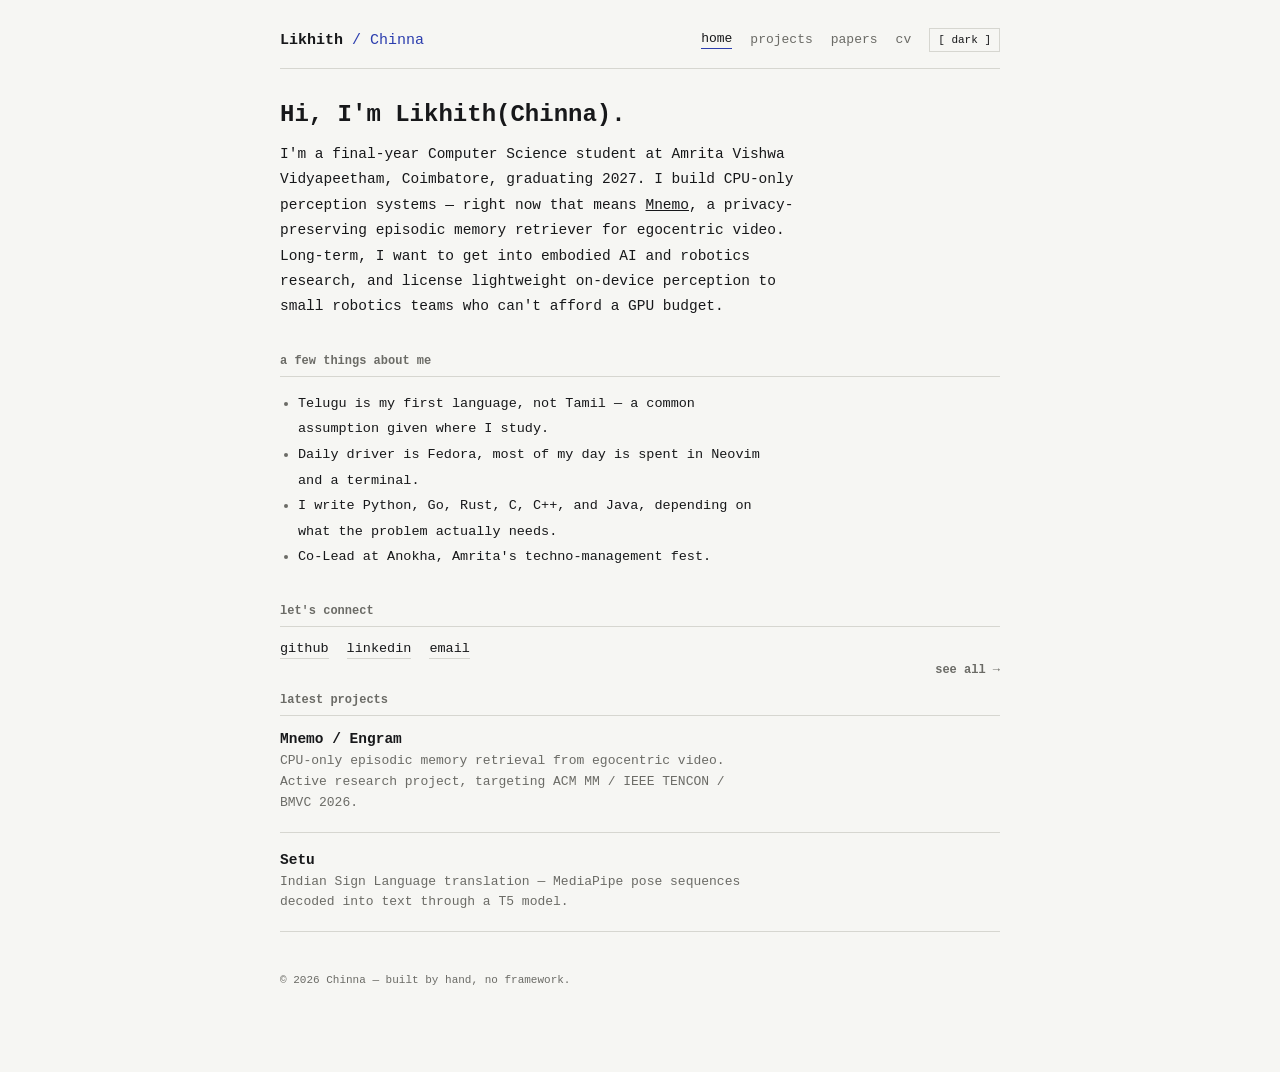
<file: index.html>
<!DOCTYPE html>
<html lang="en">
<head>
<meta charset="UTF-8">
<meta name="viewport" content="width=device-width, initial-scale=1.0">
<title>Likhith — Chinna</title>
<script src="theme.js"></script>
<link rel="stylesheet" href="styles.css">
</head>
<body>
<div class="wrap">

  <div class="nav">
    <a class="brand" href="index.html">Likhith <span>/ Chinna</span></a>
    <div class="links">
      <a href="index.html" class="active">home</a>
      <a href="projects.html">projects</a>
      <a href="papers.html">papers</a>
      <a href="cv.html">cv</a>
      <button class="toggle" id="themeToggle" aria-label="Toggle color theme">[ dark ]</button>
    </div>
  </div>

  <h1 class="hero">Hi, I'm Likhith(Chinna).</h1>
  <p class="lede">
    I'm a final-year Computer Science student at Amrita Vishwa Vidyapeetham, Coimbatore, graduating 2027.
    I build CPU-only perception systems — right now that means <a href="projects.html#mnemo">Mnemo</a>,
    a privacy-preserving episodic memory retriever for egocentric video.
    Long-term, I want to get into embodied AI and robotics research, and license lightweight on-device
    perception to small robotics teams who can't afford a GPU budget.
  </p>

  <h2 class="section">a few things about me</h2>
  <ul class="facts">
    <li>Telugu is my first language, not Tamil — a common assumption given where I study.</li>
    <li>Daily driver is Fedora, most of my day is spent in Neovim and a terminal.</li>
    <li>I write Python, Go, Rust, C, C++, and Java, depending on what the problem actually needs.</li>
    <li>Co-Lead at Anokha, Amrita's techno-management fest.</li>
  </ul>

  <h2 class="section">let's connect</h2>
  <div class="connect">
    <a href="https://github.com/slikhithreddy22" target="_blank" rel="noopener">github</a>
    <a href="https://linkedin.com/in/likhithreddys" target="_blank" rel="noopener">linkedin</a>
    <a href="mailto:slikhithreddy22@gmail.com">email</a>
  </div>

  <h2 class="section">latest projects <a class="see-all" href="projects.html">see all →</a></h2>

  <div class="latest-item">
    <a class="title" href="projects.html#mnemo">Mnemo / Engram</a>
    <p>CPU-only episodic memory retrieval from egocentric video. Active research project, targeting ACM MM / IEEE TENCON / BMVC 2026.</p>
  </div>
  <div class="latest-item">
    <a class="title" href="projects.html#setu">Setu</a>
    <p>Indian Sign Language translation — MediaPipe pose sequences decoded into text through a T5 model.</p>
  </div>

  <footer class="site">© 2026 Chinna — built by hand, no framework.</footer>
</div>

</body>
</html>
</file>
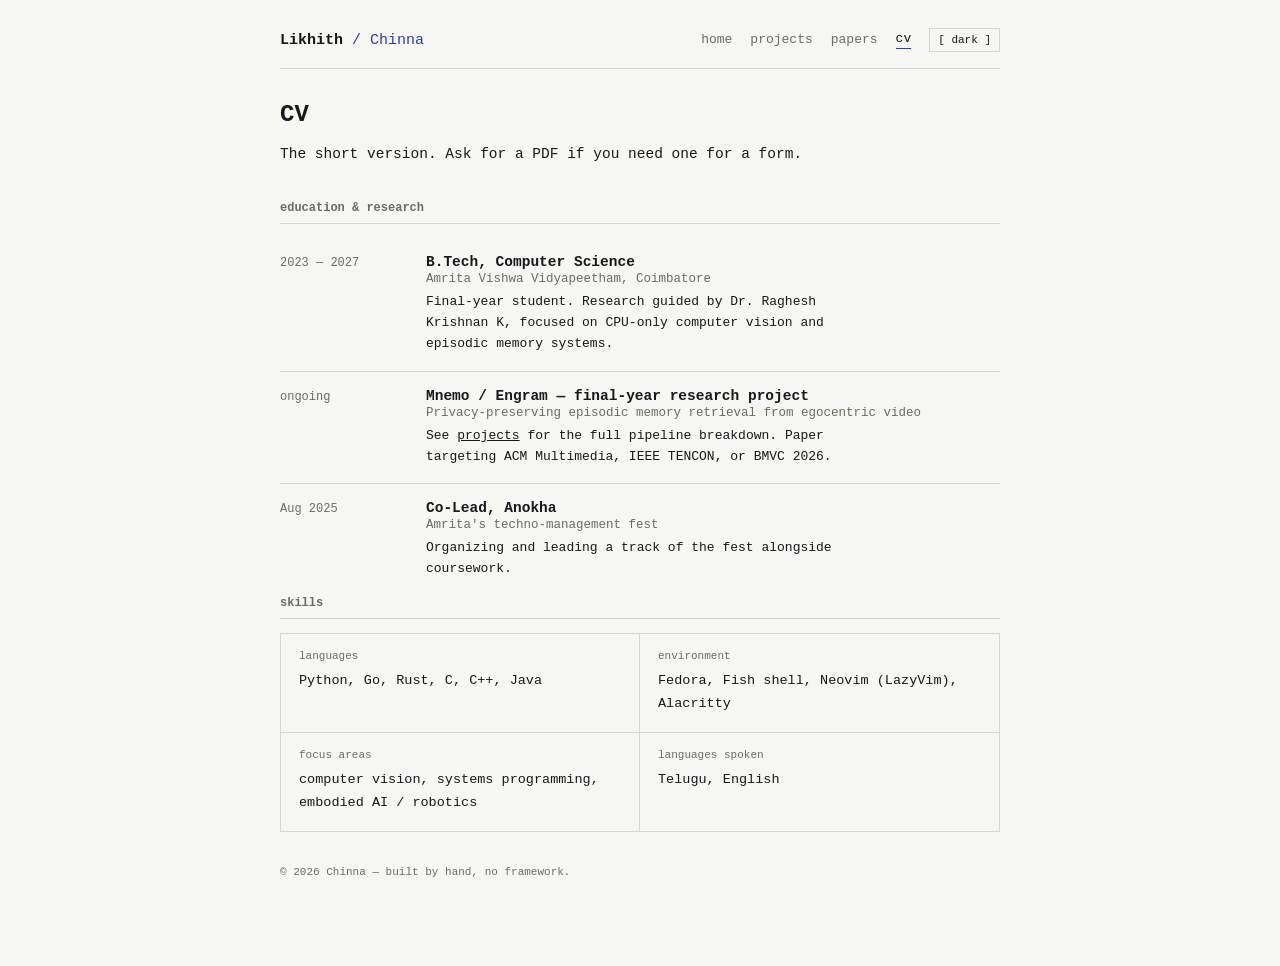
<file: cv.html>
<!DOCTYPE html>
<html lang="en">
<head>
<meta charset="UTF-8">
<meta name="viewport" content="width=device-width, initial-scale=1.0">
<title>CV — Chinna</title>
<script src="theme.js"></script>
<link rel="stylesheet" href="styles.css">
</head>
<body>
<div class="wrap">

  <div class="nav">
    <a class="brand" href="index.html">Likhith <span>/ Chinna</span></a>
    <div class="links">
      <a href="index.html">home</a>
      <a href="projects.html">projects</a>
      <a href="papers.html">papers</a>
      <a href="cv.html" class="active">cv</a>
      <button class="toggle" id="themeToggle" aria-label="Toggle color theme">[ dark ]</button>
    </div>
  </div>

  <h1 class="hero">CV</h1>
  <p class="lede">The short version. Ask for a PDF if you need one for a form.</p>

  <h2 class="section">education & research</h2>
  <div class="cellblock" style="border:none;">
    <div class="tl-item">
      <div class="when">2023 — 2027</div>
      <div class="what">
        <h3>B.Tech, Computer Science</h3>
        <div class="org">Amrita Vishwa Vidyapeetham, Coimbatore</div>
        <p>Final-year student. Research guided by Dr. Raghesh Krishnan K, focused on CPU-only
          computer vision and episodic memory systems.</p>
      </div>
    </div>
    <div class="tl-item">
      <div class="when">ongoing</div>
      <div class="what">
        <h3>Mnemo / Engram — final-year research project</h3>
        <div class="org">Privacy-preserving episodic memory retrieval from egocentric video</div>
        <p>See <a href="projects.html#mnemo">projects</a> for the full pipeline breakdown. Paper
          targeting ACM Multimedia, IEEE TENCON, or BMVC 2026.</p>
      </div>
    </div>
    <div class="tl-item">
      <div class="when">Aug 2025</div>
      <div class="what">
        <h3>Co-Lead, Anokha</h3>
        <div class="org">Amrita's techno-management fest</div>
        <p>Organizing and leading a track of the fest alongside coursework.</p>
      </div>
    </div>
  </div>

  <h2 class="section">skills</h2>
  <div class="cellblock" style="display:grid; grid-template-columns:1fr 1fr; border-top:none;">
    <div style="padding:16px 18px; border-right:1px solid var(--border); border-top:1px solid var(--border);">
      <div style="color:var(--muted); font-size:11px; margin-bottom:8px;">languages</div>
      <p style="margin:0; font-size:13.5px; line-height:1.7;">Python, Go, Rust, C, C++, Java</p>
    </div>
    <div style="padding:16px 18px; border-top:1px solid var(--border);">
      <div style="color:var(--muted); font-size:11px; margin-bottom:8px;">environment</div>
      <p style="margin:0; font-size:13.5px; line-height:1.7;">Fedora, Fish shell, Neovim (LazyVim), Alacritty</p>
    </div>
    <div style="padding:16px 18px; border-right:1px solid var(--border); border-top:1px solid var(--border);">
      <div style="color:var(--muted); font-size:11px; margin-bottom:8px;">focus areas</div>
      <p style="margin:0; font-size:13.5px; line-height:1.7;">computer vision, systems programming, embodied AI / robotics</p>
    </div>
    <div style="padding:16px 18px; border-top:1px solid var(--border);">
      <div style="color:var(--muted); font-size:11px; margin-bottom:8px;">languages spoken</div>
      <p style="margin:0; font-size:13.5px; line-height:1.7;">Telugu, English</p>
    </div>
  </div>

  <footer class="site">© 2026 Chinna — built by hand, no framework.</footer>
</div>

</body>
</html>
</file>
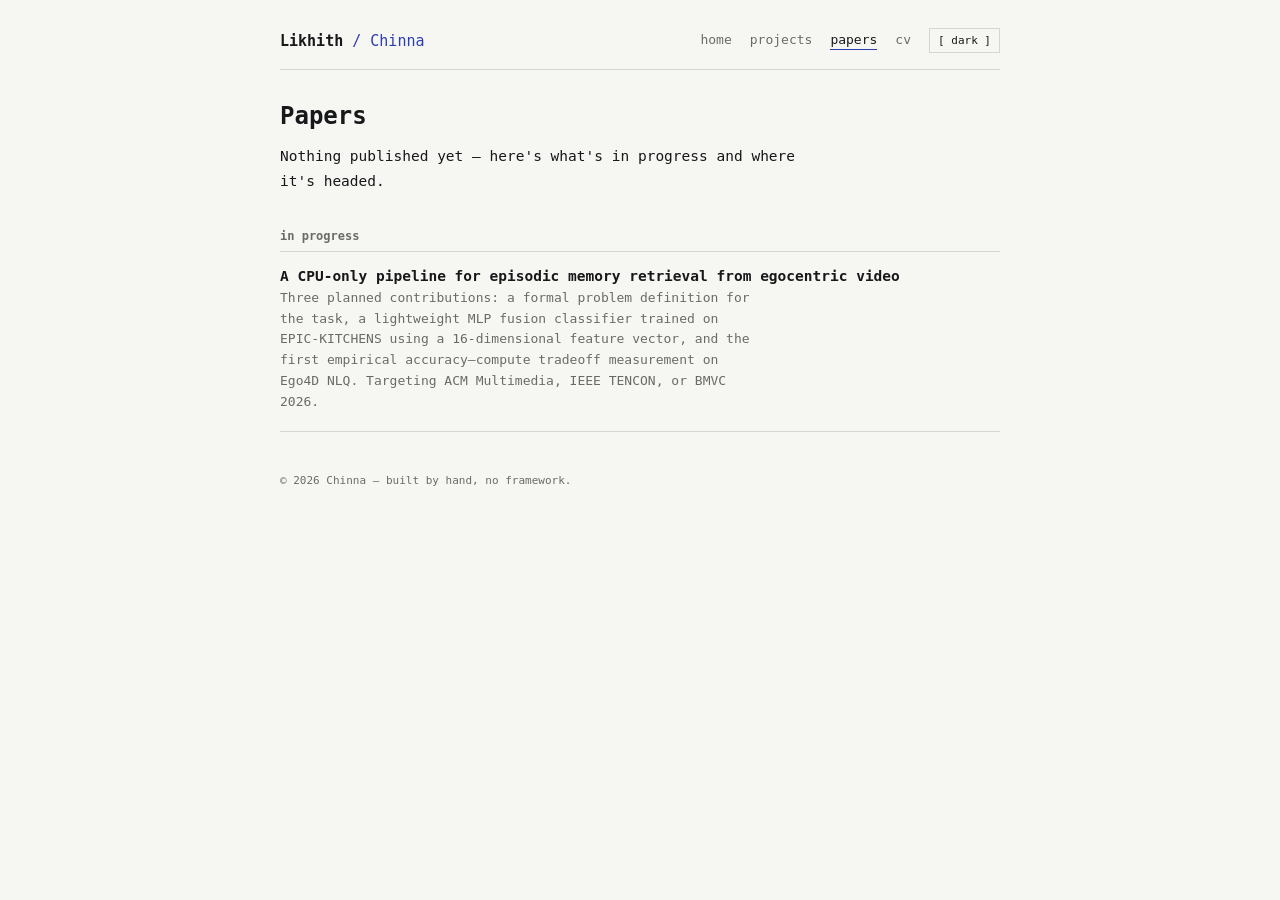
<file: papers.html>
<!DOCTYPE html>
<html lang="en">
<head>
<meta charset="UTF-8">
<meta name="viewport" content="width=device-width, initial-scale=1.0">
<title>Papers — Chinna</title>
<script src="theme.js"></script>
<link rel="stylesheet" href="styles.css">
</head>
<body>
<div class="wrap">

  <div class="nav">
    <a class="brand" href="index.html">Likhith <span>/ Chinna</span></a>
    <div class="links">
      <a href="index.html">home</a>
      <a href="projects.html">projects</a>
      <a href="papers.html" class="active">papers</a>
      <a href="cv.html">cv</a>
      <button class="toggle" id="themeToggle" aria-label="Toggle color theme">[ dark ]</button>
    </div>
  </div>

  <h1 class="hero">Papers</h1>
  <p class="lede">Nothing published yet — here's what's in progress and where it's headed.</p>

  <h2 class="section">in progress</h2>

  <div class="latest-item">
    <a class="title" href="projects.html#mnemo">A CPU-only pipeline for episodic memory retrieval from egocentric video</a>
    <p>Three planned contributions: a formal problem definition for the task, a lightweight MLP
      fusion classifier trained on EPIC-KITCHENS using a 16-dimensional feature vector, and the
      first empirical accuracy–compute tradeoff measurement on Ego4D NLQ. Targeting ACM
      Multimedia, IEEE TENCON, or BMVC 2026.</p>
  </div>

  <footer class="site">© 2026 Chinna — built by hand, no framework.</footer>
</div>

</body>
</html>
</file>
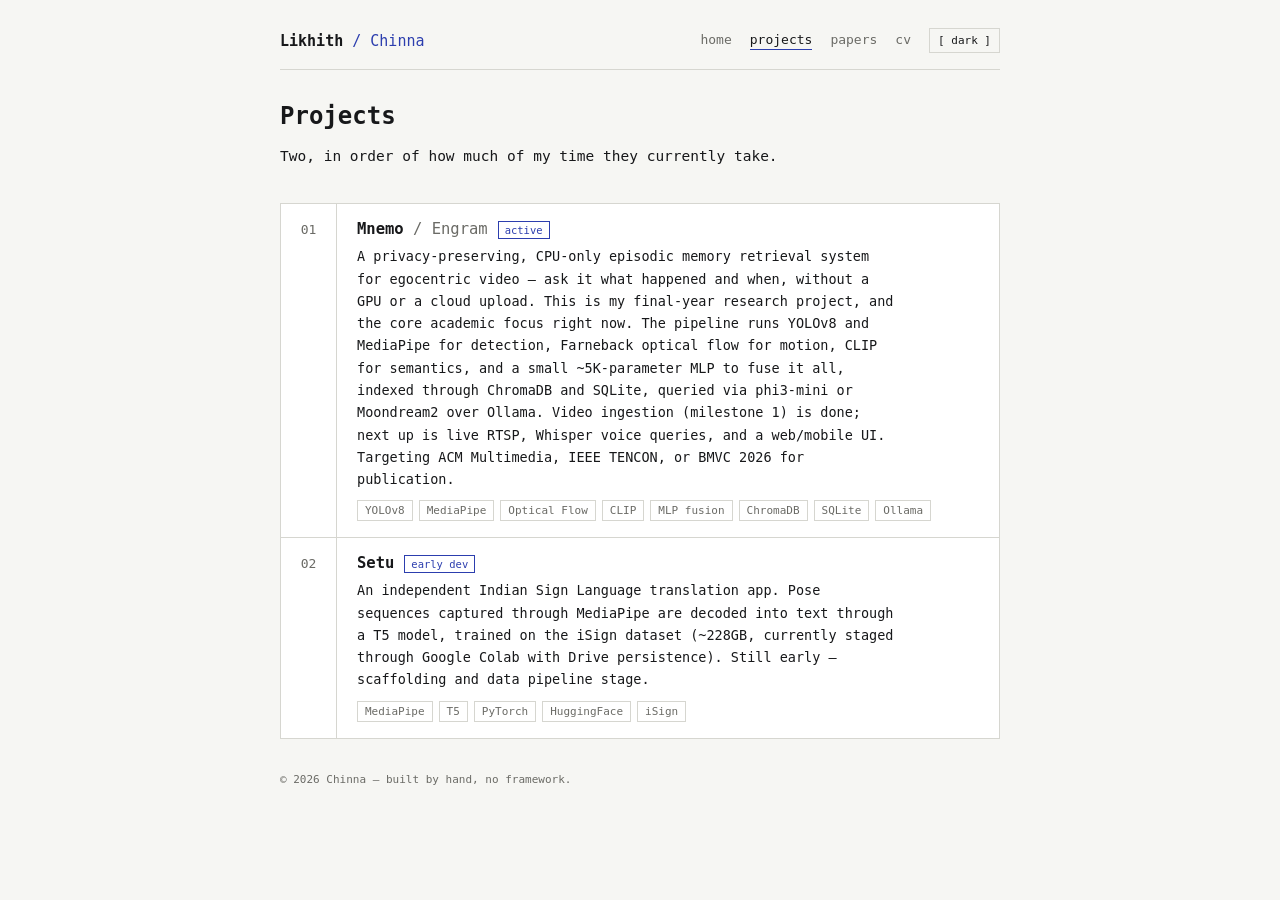
<file: projects.html>
<!DOCTYPE html>
<html lang="en">
<head>
<meta charset="UTF-8">
<meta name="viewport" content="width=device-width, initial-scale=1.0">
<title>Projects — Chinna</title>
<script src="theme.js"></script>
<link rel="stylesheet" href="styles.css">
</head>
<body>
<div class="wrap">

  <div class="nav">
    <a class="brand" href="index.html">Likhith <span>/ Chinna</span></a>
    <div class="links">
      <a href="index.html">home</a>
      <a href="projects.html" class="active">projects</a>
      <a href="papers.html">papers</a>
      <a href="cv.html">cv</a>
      <button class="toggle" id="themeToggle" aria-label="Toggle color theme">[ dark ]</button>
    </div>
  </div>

  <h1 class="hero">Projects</h1>
  <p class="lede">Two, in order of how much of my time they currently take.</p>

  <div class="cellblock">
    <div class="proj" id="mnemo">
      <div class="num">01</div>
      <div class="body">
        <div class="title-row">
          <h3>Mnemo <span style="color:var(--muted); font-weight:400;">/ Engram</span></h3>
          <span class="status">active</span>
        </div>
        <p class="desc">
          A privacy-preserving, CPU-only episodic memory retrieval system for egocentric video —
          ask it what happened and when, without a GPU or a cloud upload. This is my final-year
          research project, and the core academic focus right now. The pipeline runs YOLOv8 and
          MediaPipe for detection, Farneback optical flow for motion, CLIP for semantics, and a
          small ~5K-parameter MLP to fuse it all, indexed through ChromaDB and SQLite, queried
          via phi3-mini or Moondream2 over Ollama. Video ingestion (milestone 1) is done; next up
          is live RTSP, Whisper voice queries, and a web/mobile UI. Targeting ACM Multimedia,
          IEEE TENCON, or BMVC 2026 for publication.
        </p>
        <div class="stack">
          <span>YOLOv8</span><span>MediaPipe</span><span>Optical Flow</span><span>CLIP</span>
          <span>MLP fusion</span><span>ChromaDB</span><span>SQLite</span><span>Ollama</span>
        </div>
      </div>
    </div>

    <div class="proj" id="setu">
      <div class="num">02</div>
      <div class="body">
        <div class="title-row">
          <h3>Setu</h3>
          <span class="status">early dev</span>
        </div>
        <p class="desc">
          An independent Indian Sign Language translation app. Pose sequences captured through
          MediaPipe are decoded into text through a T5 model, trained on the iSign dataset
          (~228GB, currently staged through Google Colab with Drive persistence). Still early —
          scaffolding and data pipeline stage.
        </p>
        <div class="stack">
          <span>MediaPipe</span><span>T5</span><span>PyTorch</span><span>HuggingFace</span><span>iSign</span>
        </div>
      </div>
    </div>

  </div>

  <footer class="site">© 2026 Chinna — built by hand, no framework.</footer>
</div>

</body>
</html>
</file>
<file: styles.css>
:root {
  --bg: #F6F6F3;
  --fg: #17181A;
  --muted: #6B6B66;
  --border: #D6D6D0;
  --accent: #2C3EAE;
  --accent-fg: #F6F6F3;
  --cell-bg: #FFFFFF;
  --font: ui-monospace, "JetBrains Mono", "IBM Plex Mono", "SF Mono", Menlo, Consolas, monospace;
}
[data-theme="dark"] {
  --bg: #0D0E10;
  --fg: #E8E8E3;
  --muted: #8B8D92;
  --border: #2A2C30;
  --accent: #7C8CFF;
  --accent-fg: #0D0E10;
  --cell-bg: #131417;
}

* { box-sizing: border-box; }
html, body {
  margin: 0; padding: 0;
  background: var(--bg);
  color: var(--fg);
  font-family: var(--font);
  -webkit-font-smoothing: antialiased;
}
body { transition: background .25s ease, color .25s ease; }
a { color: var(--fg); }

.wrap {
  max-width: 760px;
  margin: 0 auto;
  padding: 28px 20px 80px;
}

/* ---------- nav ---------- */
.nav {
  display: flex;
  justify-content: space-between;
  align-items: center;
  gap: 16px;
  border-bottom: 1px solid var(--border);
  padding-bottom: 16px;
  margin-bottom: 32px;
}
.nav .brand {
  font-weight: 700;
  font-size: 15px;
  text-decoration: none;
  white-space: nowrap;
}
.nav .brand span { color: var(--accent); font-weight: 500; }
.nav .links {
  display: flex;
  gap: 18px;
  align-items: center;
}
.nav .links a {
  text-decoration: none;
  font-size: 13px;
  color: var(--muted);
  padding-bottom: 2px;
}
.nav .links a:hover, .nav .links a.active {
  color: var(--fg);
  border-bottom: 1px solid var(--accent);
}
.toggle {
  border: 1px solid var(--border);
  background: transparent;
  color: var(--fg);
  font-family: var(--font);
  font-size: 11px;
  padding: 5px 8px;
  cursor: pointer;
}
.toggle:hover { border-color: var(--accent); color: var(--accent); }
.toggle:focus-visible, a:focus-visible, button:focus-visible { outline: 2px solid var(--accent); outline-offset: 2px; }

/* ---------- prose (skyzh-style airy sections) ---------- */
h1.hero {
  font-size: 24px;
  margin: 0 0 14px;
  font-weight: 700;
}
p.lede {
  font-size: 14.5px;
  line-height: 1.75;
  color: var(--fg);
  max-width: 62ch;
  margin: 0 0 34px;
}
h2.section {
  font-size: 12px;
  color: var(--muted);
  font-weight: 600;
  margin: 0 0 14px;
  padding-bottom: 8px;
  border-bottom: 1px solid var(--border);
}
ul.facts {
  margin: 0 0 34px;
  padding-left: 18px;
  font-size: 13.5px;
  line-height: 1.9;
  max-width: 62ch;
}
ul.facts li::marker { color: var(--muted); }

.connect {
  display: flex;
  gap: 18px;
  flex-wrap: wrap;
  margin-bottom: 34px;
  font-size: 13.5px;
}
.connect a { text-decoration: none; border-bottom: 1px solid var(--border); padding-bottom: 2px; }
.connect a:hover { color: var(--accent); border-color: var(--accent); }

/* ---------- home: latest list ---------- */
.latest-item {
  margin-bottom: 18px;
  padding-bottom: 18px;
  border-bottom: 1px solid var(--border);
}
.latest-item:last-child { border-bottom: none; }
.latest-item a.title {
  font-size: 14.5px;
  font-weight: 700;
  text-decoration: none;
  display: inline-block;
  margin-bottom: 4px;
}
.latest-item a.title:hover { color: var(--accent); }
.latest-item p {
  margin: 0;
  font-size: 13px;
  color: var(--muted);
  line-height: 1.6;
  max-width: 60ch;
}
.see-all {
  font-size: 12px;
  color: var(--muted);
  text-decoration: none;
  float: right;
  margin-top: -30px;
}
.see-all:hover { color: var(--accent); }

/* ---------- grid-cell components (projects / cv reuse these) ---------- */
.cellblock {
  border: 1px solid var(--border);
}
.proj {
  display: grid;
  grid-template-columns: 56px 1fr;
  border-bottom: 1px solid var(--border);
  background: var(--cell-bg);
}
.proj:last-child { border-bottom: none; }
.proj .num {
  border-right: 1px solid var(--border);
  display: flex;
  align-items: flex-start;
  justify-content: center;
  padding-top: 18px;
  color: var(--muted);
  font-size: 13px;
}
.proj .body { padding: 16px 20px; }
.proj .title-row {
  display: flex;
  align-items: baseline;
  gap: 10px;
  flex-wrap: wrap;
  margin-bottom: 6px;
}
.proj .title-row h3 { margin: 0; font-size: 15.5px; font-weight: 700; }
.status {
  font-size: 10.5px;
  color: var(--accent);
  border: 1px solid var(--accent);
  padding: 2px 6px;
  white-space: nowrap;
}
.status.muted { color: var(--muted); border-color: var(--border); }
p.desc {
  margin: 0 0 10px;
  font-size: 13.5px;
  line-height: 1.65;
  max-width: 66ch;
}
.stack { display: flex; flex-wrap: wrap; gap: 6px; font-size: 11px; }
.stack span { border: 1px solid var(--border); color: var(--muted); padding: 3px 7px; }

/* ---------- timeline (cv) ---------- */
.tl-item {
  display: grid;
  grid-template-columns: 130px 1fr;
  gap: 16px;
  padding: 16px 0;
  border-bottom: 1px solid var(--border);
}
.tl-item:last-child { border-bottom: none; }
.tl-item .when { font-size: 12px; color: var(--muted); padding-top: 2px; }
.tl-item .what h3 { margin: 0 0 2px; font-size: 14.5px; }
.tl-item .what .org { font-size: 12.5px; color: var(--muted); margin-bottom: 6px; }
.tl-item .what p { margin: 0; font-size: 13px; line-height: 1.6; max-width: 58ch; }

footer.site {
  font-size: 11px;
  color: var(--muted);
  padding-top: 24px;
  margin-top: 10px;
}

@media (max-width: 600px) {
  .nav {
    display: grid;
    grid-template-columns: 1fr;
    gap: 10px;
    padding-bottom: 14px;
    margin-bottom: 28px;
  }
  .nav .brand {
    display: block;
    width: 100%;
    white-space: nowrap;
  }
  .nav .links {
    display: grid;
    grid-template-columns: repeat(4, max-content) minmax(54px, 1fr);
    gap: 10px;
    width: 100%;
  }
  .nav .links a {
    padding: 7px 0;
    white-space: nowrap;
  }
  .toggle {
    padding: 7px 8px;
    justify-self: end;
    min-width: 54px;
    white-space: nowrap;
  }
  .proj { grid-template-columns: 36px 1fr; }
  .tl-item { grid-template-columns: 1fr; gap: 4px; }
  .see-all { float: none; display: block; margin: -8px 0 12px; }
}

@media (prefers-reduced-motion: reduce) {
  body, .toggle { transition: none; }
}
</file>
